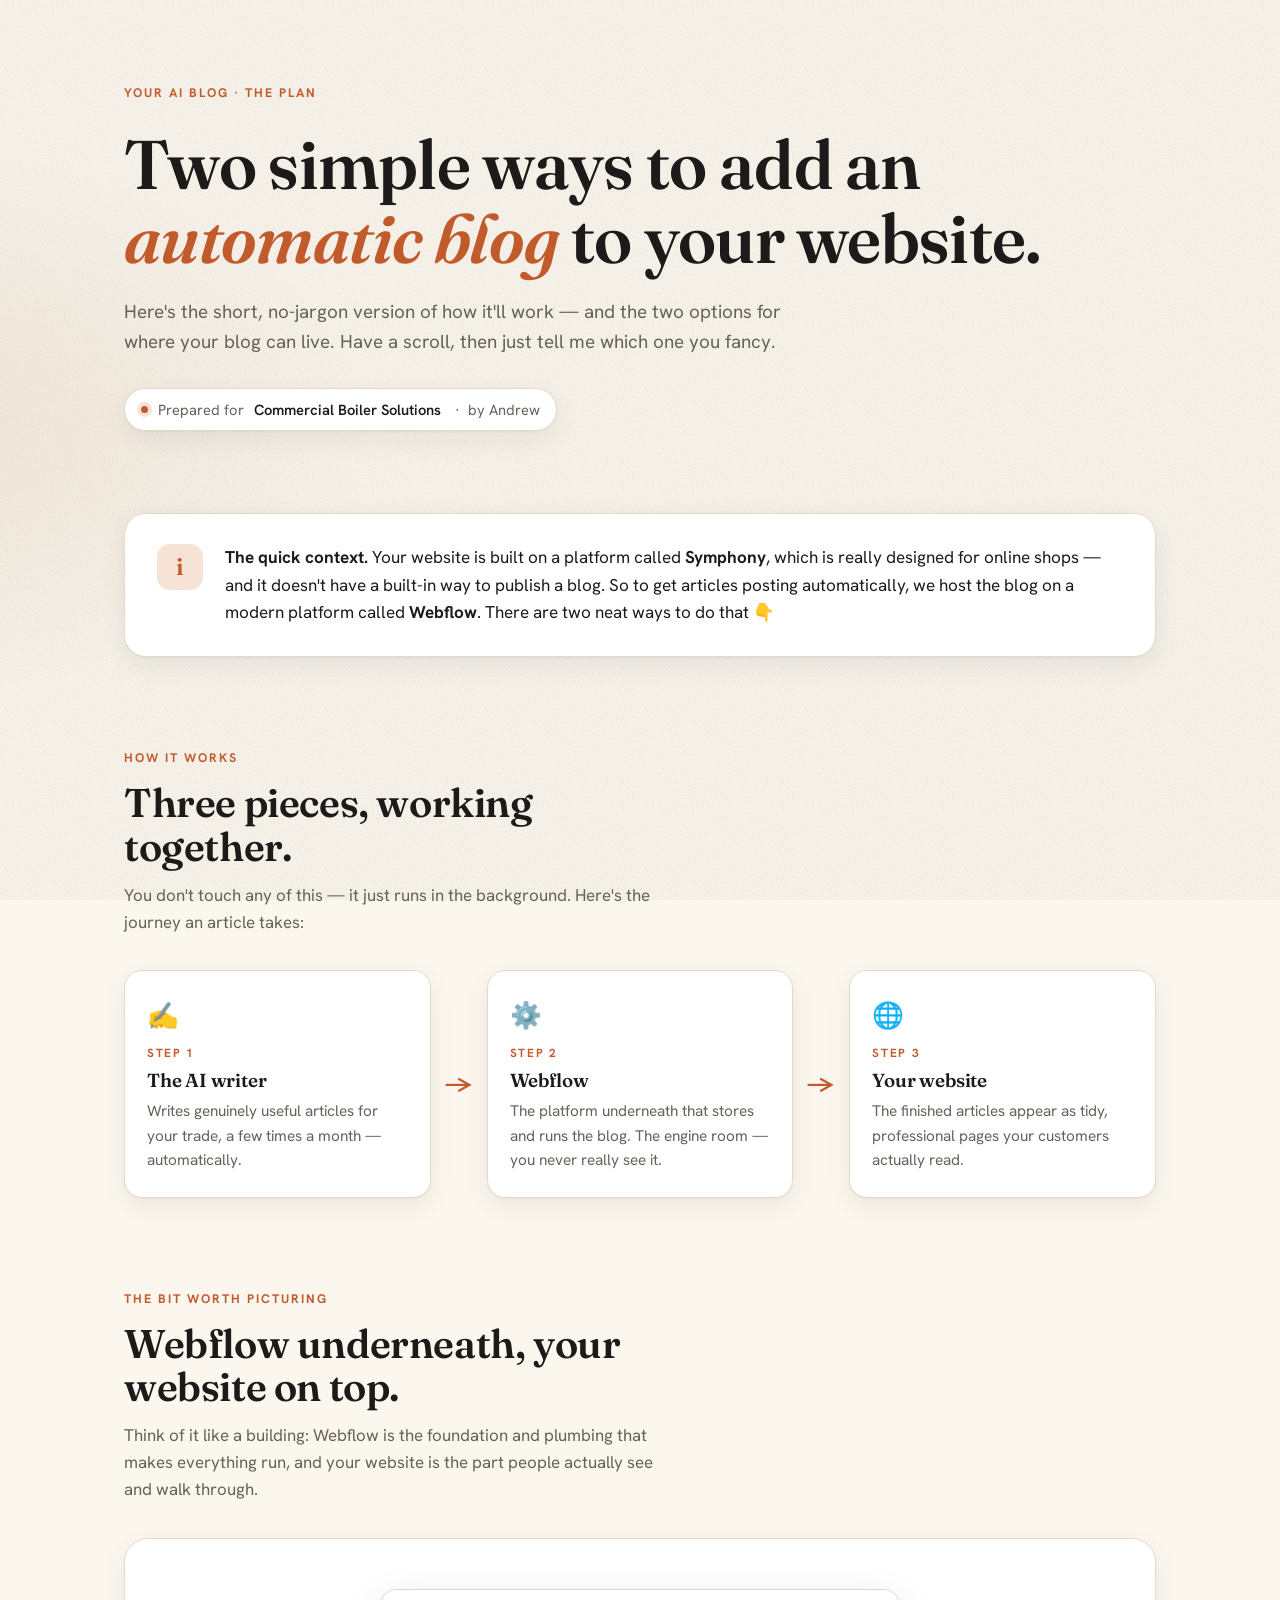
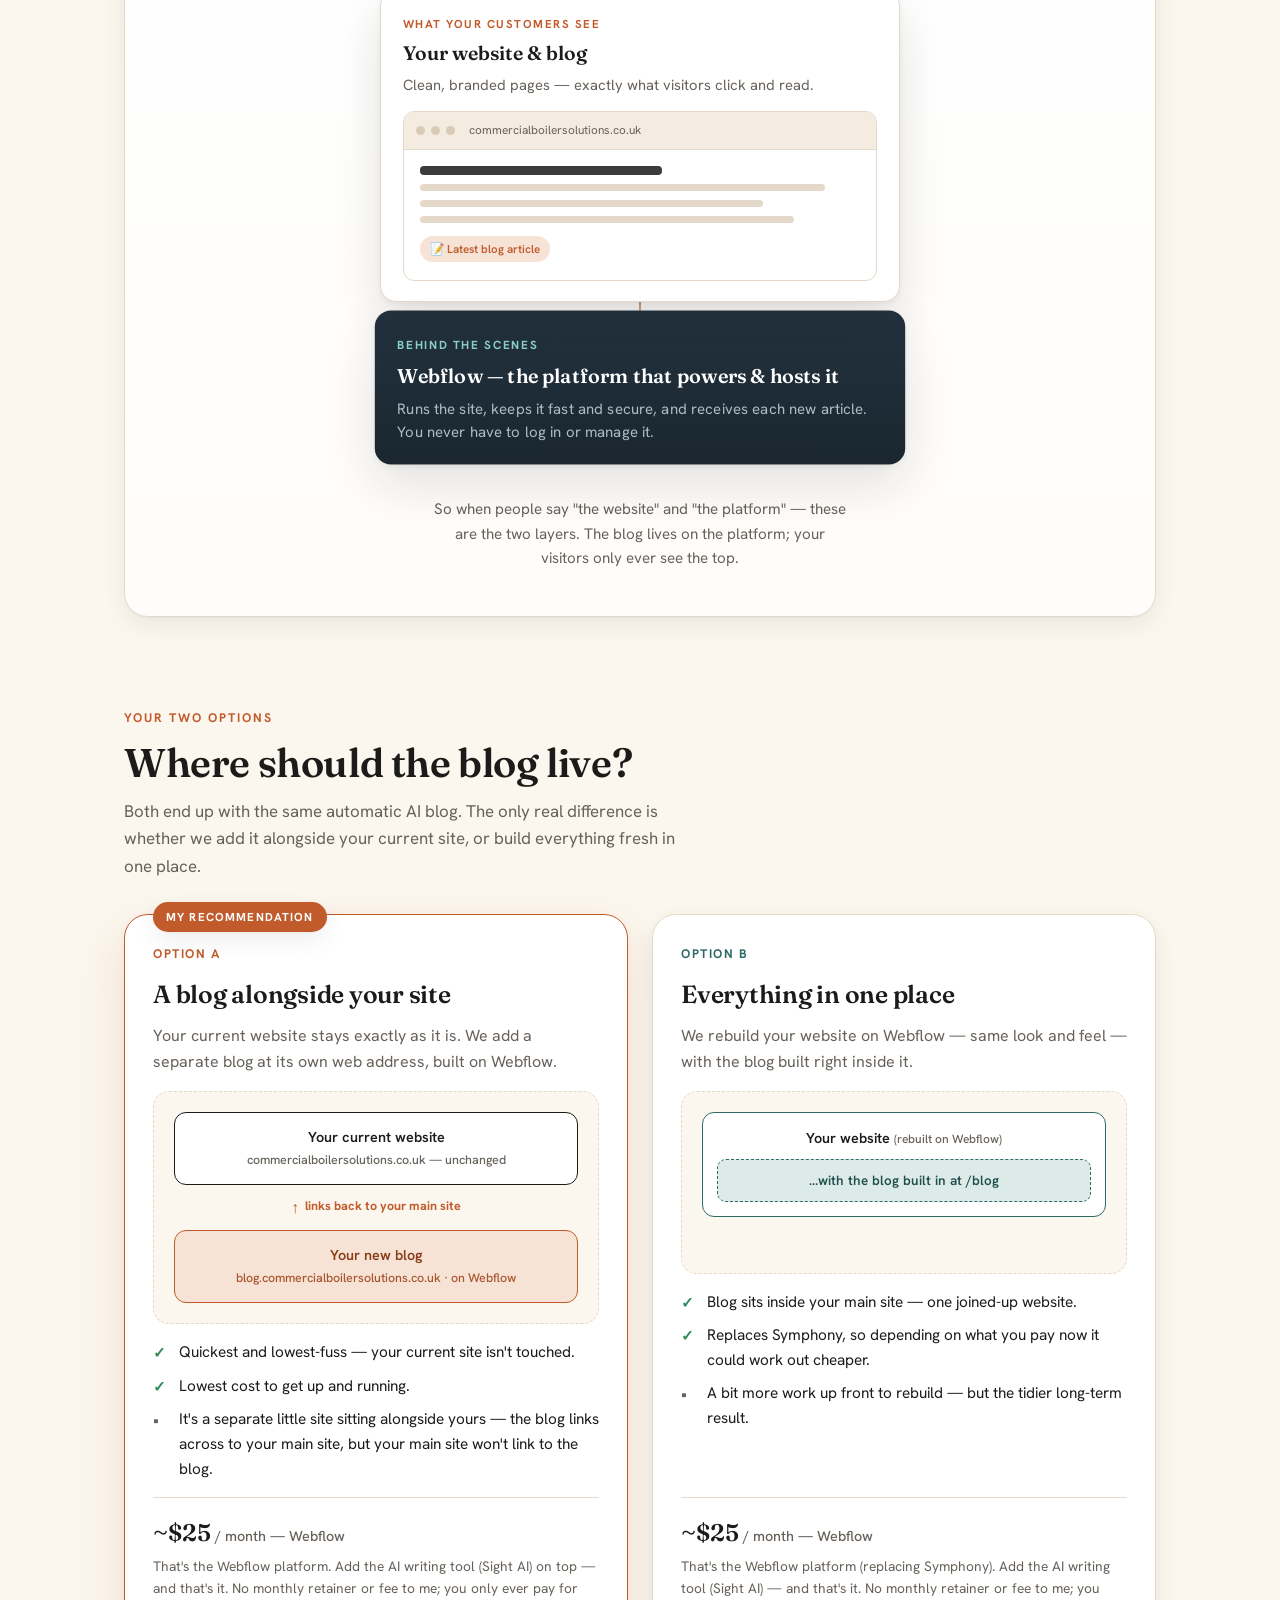
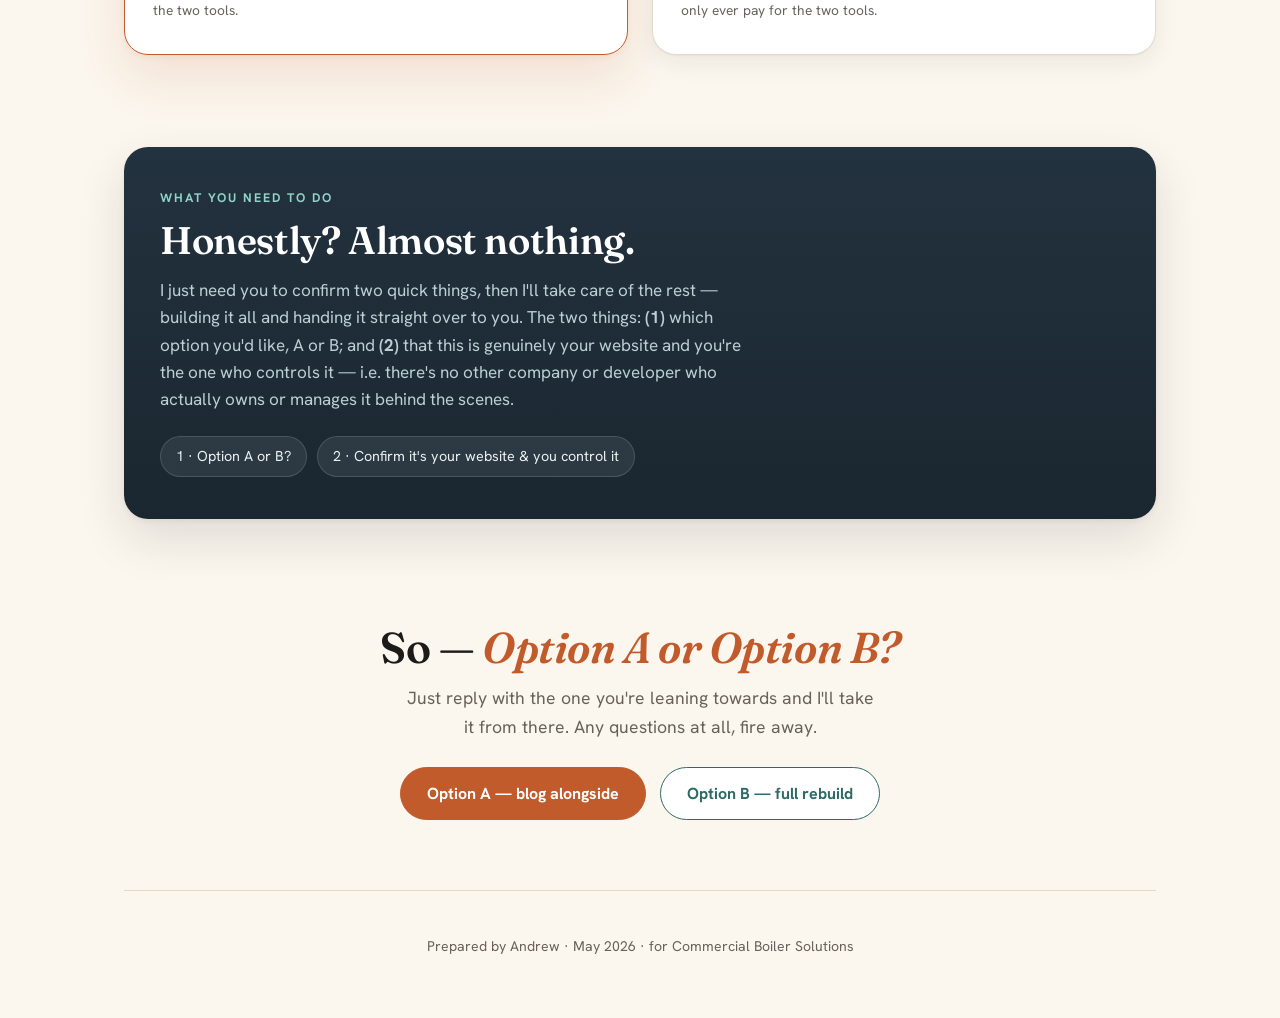
<file: index.html>
<!DOCTYPE html>
<html lang="en">
<head>
<meta charset="UTF-8">
<meta name="viewport" content="width=device-width, initial-scale=1.0">
<meta name="robots" content="noindex, nofollow">
<title>Your AI Blog — Two Simple Options</title>
<link rel="preconnect" href="https://fonts.googleapis.com">
<link rel="preconnect" href="https://fonts.gstatic.com" crossorigin>
<link href="https://fonts.googleapis.com/css2?family=Fraunces:ital,opsz,wght@0,9..144,400..700;1,9..144,400&family=Hanken+Grotesk:wght@400;500;600;700&display=swap" rel="stylesheet">
<style>
  :root{
    --paper:#FBF6EE;
    --paper-2:#F4ECE0;
    --ink:#1C1B1A;
    --muted:#67615A;
    --line:#E4D9C8;
    --card:#FFFFFF;
    --accent:#C25B2C;      /* warm copper — recommended / heat nod */
    --accent-soft:#F6E3D6;
    --slate:#2E6A66;       /* cool counterpoint for option B */
    --slate-soft:#DDEBE8;
    --shadow:0 1px 2px rgba(28,27,26,.04),0 8px 24px rgba(28,27,26,.07);
    --shadow-lg:0 2px 6px rgba(28,27,26,.05),0 20px 50px rgba(28,27,26,.12);
  }
  *{box-sizing:border-box;margin:0;padding:0}
  html{scroll-behavior:smooth}
  body{
    font-family:"Hanken Grotesk",sans-serif;
    color:var(--ink);
    background:
      radial-gradient(1200px 600px at 80% -10%, #FFF7EC 0%, rgba(255,247,236,0) 60%),
      radial-gradient(900px 500px at -10% 10%, #F3E9DA 0%, rgba(243,233,218,0) 55%),
      var(--paper);
    line-height:1.6;
    -webkit-font-smoothing:antialiased;
    overflow-x:hidden;
  }
  body::before{
    content:"";position:fixed;inset:0;pointer-events:none;z-index:0;opacity:.4;
    background-image:url("data:image/svg+xml,%3Csvg xmlns='http://www.w3.org/2000/svg' width='160' height='160'%3E%3Cfilter id='n'%3E%3CfeTurbulence type='fractalNoise' baseFrequency='.9' numOctaves='2'/%3E%3C/filter%3E%3Crect width='100%25' height='100%25' filter='url(%23n)' opacity='.5'/%3E%3C/svg%3E");
    mix-blend-mode:multiply;
  }
  .wrap{max-width:1080px;margin:0 auto;padding:0 24px;position:relative;z-index:1}

  /* ---------- type ---------- */
  h1,h2,h3{font-family:"Fraunces",serif;font-weight:600;line-height:1.08;letter-spacing:-.01em}
  .eyebrow{font-size:.78rem;font-weight:700;letter-spacing:.16em;text-transform:uppercase;color:var(--accent)}
  .lead{font-size:1.18rem;color:var(--muted);max-width:62ch}

  /* ---------- hero ---------- */
  header.hero{padding:84px 0 36px}
  header.hero h1{font-size:clamp(2.5rem,6vw,4.3rem);margin:.35em 0 .3em}
  header.hero h1 em{font-style:italic;color:var(--accent)}
  .prepared{margin-top:30px;display:inline-flex;align-items:center;gap:10px;font-size:.92rem;color:var(--muted);
    background:var(--card);border:1px solid var(--line);padding:9px 16px;border-radius:999px;box-shadow:var(--shadow)}
  .prepared b{color:var(--ink);font-weight:600}
  .dot{width:7px;height:7px;border-radius:50%;background:var(--accent);box-shadow:0 0 0 4px var(--accent-soft)}

  /* ---------- sections ---------- */
  section{padding:46px 0;position:relative}
  .sec-head{max-width:62ch;margin-bottom:34px}
  .sec-head h2{font-size:clamp(1.7rem,3.6vw,2.5rem);margin:.3em 0 .35em}
  .sec-head p{color:var(--muted);font-size:1.06rem}

  .context{background:var(--card);border:1px solid var(--line);border-radius:22px;padding:30px 32px;box-shadow:var(--shadow);
    display:flex;gap:22px;align-items:flex-start}
  .context .mark{flex:none;width:46px;height:46px;border-radius:13px;background:var(--accent-soft);display:grid;place-items:center;
    font-family:"Fraunces",serif;font-size:1.5rem;color:var(--accent);font-weight:600}
  .context p{font-size:1.07rem}
  .context b{color:var(--ink)}

  /* ---------- pipeline ---------- */
  .pipeline{display:grid;grid-template-columns:1fr auto 1fr auto 1fr;gap:14px;align-items:stretch;margin-top:6px}
  .step{background:var(--card);border:1px solid var(--line);border-radius:18px;padding:24px 22px;box-shadow:var(--shadow);
    display:flex;flex-direction:column;gap:8px}
  .step .ic{font-size:1.6rem}
  .step .num{font-size:.74rem;font-weight:700;letter-spacing:.14em;text-transform:uppercase;color:var(--accent)}
  .step h3{font-size:1.18rem}
  .step p{font-size:.96rem;color:var(--muted)}
  .arrow{display:grid;place-items:center;color:var(--accent);font-size:1.5rem;font-weight:700}
  @media(max-width:760px){
    .pipeline{grid-template-columns:1fr}
    .arrow{transform:rotate(90deg);padding:2px 0}
  }

  /* ---------- layered stack visual ---------- */
  .stack-wrap{margin-top:14px;background:linear-gradient(180deg,#fff, #FFFDFA);border:1px solid var(--line);border-radius:24px;
    padding:40px 28px 46px;box-shadow:var(--shadow);text-align:center;overflow:hidden}
  .stack{position:relative;max-width:520px;margin:0 auto;perspective:1400px}
  .slab{position:relative;border-radius:16px;padding:20px 22px;text-align:left;border:1px solid var(--line)}
  .slab .tag{font-size:.72rem;font-weight:700;letter-spacing:.13em;text-transform:uppercase}
  .slab h4{font-family:"Fraunces",serif;font-size:1.22rem;font-weight:600;margin:3px 0 4px}
  .slab small{color:var(--muted);font-size:.92rem;display:block}

  .slab.top{background:var(--card);box-shadow:var(--shadow-lg);z-index:3;transform:translateY(10px)}
  .slab.top .tag{color:var(--accent)}
  .browser{margin-top:14px;border:1px solid var(--line);border-radius:11px;overflow:hidden;background:#fff}
  .browser .bar{display:flex;gap:6px;align-items:center;padding:9px 12px;background:var(--paper-2);border-bottom:1px solid var(--line)}
  .browser .bar i{width:9px;height:9px;border-radius:50%;background:#D9CBB6;display:block}
  .browser .bar span{margin-left:8px;font-size:.74rem;color:var(--muted);font-family:"Hanken Grotesk"}
  .browser .body{padding:16px 16px 18px}
  .browser .body .h{height:9px;width:55%;background:var(--ink);border-radius:4px;opacity:.85}
  .browser .body .l{height:7px;background:var(--line);border-radius:4px;margin-top:9px}
  .browser .body .l.w1{width:92%}.browser .body .l.w2{width:78%}.browser .body .l.w3{width:85%}
  .browser .body .chip{display:inline-block;margin-top:13px;font-size:.72rem;font-weight:600;color:var(--accent);
    background:var(--accent-soft);padding:4px 10px;border-radius:999px}

  .connector{height:26px;width:2px;margin:0 auto;background:linear-gradient(var(--accent),var(--line))}
  .slab.bottom{background:linear-gradient(180deg,#23323F,#1A2730);color:#EAF1F4;border:none;box-shadow:var(--shadow-lg);
    margin-top:-2px;transform:translateY(-4px) scale(1.02)}
  .slab.bottom .tag{color:#8FD3CB}
  .slab.bottom h4{color:#fff}
  .slab.bottom small{color:#A9BFC4}
  .stack-note{margin-top:30px;font-size:.95rem;color:var(--muted);max-width:46ch;margin-left:auto;margin-right:auto}

  /* ---------- options ---------- */
  .options{display:grid;grid-template-columns:1fr 1fr;gap:24px;align-items:start}
  @media(max-width:840px){.options{grid-template-columns:1fr}}
  .opt{background:var(--card);border:1px solid var(--line);border-radius:24px;padding:30px 28px 32px;box-shadow:var(--shadow);
    position:relative;display:flex;flex-direction:column;gap:16px;height:100%}
  .opt.rec{border-color:var(--accent);box-shadow:0 2px 6px rgba(194,91,44,.08),0 22px 50px rgba(194,91,44,.14)}
  .badge{position:absolute;top:-13px;left:28px;background:var(--accent);color:#fff;font-size:.72rem;font-weight:700;
    letter-spacing:.1em;text-transform:uppercase;padding:6px 13px;border-radius:999px;box-shadow:var(--shadow)}
  .opt .kicker{font-size:.78rem;font-weight:700;letter-spacing:.13em;text-transform:uppercase}
  .opt.rec .kicker{color:var(--accent)} .opt.alt .kicker{color:var(--slate)}
  .opt h3{font-size:1.55rem}
  .opt .desc{color:var(--muted);font-size:1rem}

  /* mini diagrams */
  .diagram{background:var(--paper);border:1px dashed var(--line);border-radius:16px;padding:20px;display:flex;flex-direction:column;gap:10px;align-items:center}
  .box{width:100%;border-radius:12px;padding:13px 15px;font-size:.9rem;font-weight:600;border:1.5px solid var(--line);background:#fff;text-align:center}
  .box small{display:block;font-weight:500;color:var(--muted);font-size:.78rem;margin-top:2px}
  .box.main{border-color:var(--ink)}
  .box.blog-a{border-color:var(--accent);background:var(--accent-soft);color:#8a3c18}
  .box.blog-a small{color:#a8552e}
  .oneway{font-size:.78rem;color:var(--accent);font-weight:700;display:flex;align-items:center;gap:6px}
  .oneway::before{content:"↑";font-size:1rem}
  .nested{width:100%;border:1.5px solid var(--slate);border-radius:12px;padding:14px;background:#fff}
  .nested .lab{font-weight:600;font-size:.9rem;margin-bottom:9px;text-align:center}
  .nested .inner{border-radius:9px;padding:10px;background:var(--slate-soft);border:1.5px dashed var(--slate);
    font-size:.84rem;font-weight:600;color:#1f4f4b;text-align:center}

  ul.pts{list-style:none;display:flex;flex-direction:column;gap:9px}
  ul.pts li{position:relative;padding-left:26px;font-size:.96rem}
  ul.pts li .mk{position:absolute;left:0;top:1px;font-weight:700}
  li.good .mk{color:#2E8B57} li.note .mk{color:var(--muted)}
  .price{margin-top:auto;border-top:1px solid var(--line);padding-top:16px}
  .price .amt{font-family:"Fraunces",serif;font-size:1.5rem;font-weight:600}
  .price .amt span{font-size:.9rem;color:var(--muted);font-family:"Hanken Grotesk";font-weight:500}
  .price small{display:block;color:var(--muted);font-size:.86rem;margin-top:3px}

  /* ---------- handover + cta ---------- */
  .handover{background:linear-gradient(180deg,#23323F,#1A2730);color:#EAF1F4;border-radius:24px;padding:42px 36px;box-shadow:var(--shadow-lg)}
  .handover .eyebrow{color:#8FD3CB}
  .handover h2{color:#fff;font-size:clamp(1.7rem,3.4vw,2.4rem);margin:.3em 0 .4em}
  .handover p{color:#BCD0D4;font-size:1.07rem;max-width:60ch}
  .handover .steps{display:flex;flex-wrap:wrap;gap:10px;margin-top:22px}
  .handover .steps span{background:rgba(255,255,255,.08);border:1px solid rgba(255,255,255,.14);border-radius:999px;
    padding:8px 15px;font-size:.9rem;color:#EAF1F4}

  .cta{text-align:center;padding:60px 0 30px}
  .cta h2{font-size:clamp(1.8rem,4vw,2.7rem);margin-bottom:.3em}
  .cta h2 em{font-style:italic;color:var(--accent)}
  .cta p{color:var(--muted);font-size:1.1rem;max-width:48ch;margin:0 auto 26px}
  .pills{display:inline-flex;gap:14px;flex-wrap:wrap;justify-content:center}
  .pill{padding:13px 26px;border-radius:999px;font-weight:700;font-size:1rem;border:1.5px solid}
  .pill.a{background:var(--accent);color:#fff;border-color:var(--accent)}
  .pill.b{background:#fff;color:var(--slate);border-color:var(--slate)}

  footer{text-align:center;padding:44px 0 60px;color:var(--muted);font-size:.88rem;border-top:1px solid var(--line);margin-top:40px}

  /* reveal */
  .reveal{opacity:0;transform:translateY(22px);transition:opacity .7s cubic-bezier(.2,.7,.2,1),transform .7s cubic-bezier(.2,.7,.2,1)}
  .reveal.in{opacity:1;transform:none}
  @media(prefers-reduced-motion:reduce){.reveal{opacity:1;transform:none;transition:none}}
</style>
</head>
<body>

<div class="wrap">

  <header class="hero reveal">
    <div class="eyebrow">Your AI blog · the plan</div>
    <h1>Two simple ways to add an <em>automatic blog</em> to your website.</h1>
    <p class="lead">Here's the short, no-jargon version of how it'll work — and the two options for where your blog can live. Have a scroll, then just tell me which one you fancy.</p>
    <div class="prepared"><span class="dot"></span>Prepared for <b>Commercial Boiler Solutions</b> &nbsp;·&nbsp; by Andrew</div>
  </header>

  <section class="reveal">
    <div class="context">
      <div class="mark">i</div>
      <p><b>The quick context.</b> Your website is built on a platform called <b>Symphony</b>, which is really designed for online shops — and it doesn't have a built-in way to publish a blog. So to get articles posting automatically, we host the blog on a modern platform called <b>Webflow</b>. There are two neat ways to do that 👇</p>
    </div>
  </section>

  <section class="reveal">
    <div class="sec-head">
      <div class="eyebrow">How it works</div>
      <h2>Three pieces, working together.</h2>
      <p>You don't touch any of this — it just runs in the background. Here's the journey an article takes:</p>
    </div>
    <div class="pipeline">
      <div class="step">
        <span class="ic">✍️</span>
        <span class="num">Step 1</span>
        <h3>The AI writer</h3>
        <p>Writes genuinely useful articles for your trade, a few times a month — automatically.</p>
      </div>
      <div class="arrow">→</div>
      <div class="step">
        <span class="ic">⚙️</span>
        <span class="num">Step 2</span>
        <h3>Webflow</h3>
        <p>The platform underneath that stores and runs the blog. The engine room — you never really see it.</p>
      </div>
      <div class="arrow">→</div>
      <div class="step">
        <span class="ic">🌐</span>
        <span class="num">Step 3</span>
        <h3>Your website</h3>
        <p>The finished articles appear as tidy, professional pages your customers actually read.</p>
      </div>
    </div>
  </section>

  <section class="reveal">
    <div class="sec-head">
      <div class="eyebrow">The bit worth picturing</div>
      <h2>Webflow underneath, your website on top.</h2>
      <p>Think of it like a building: Webflow is the foundation and plumbing that makes everything run, and your website is the part people actually see and walk through.</p>
    </div>
    <div class="stack-wrap">
      <div class="stack">
        <div class="slab top">
          <span class="tag">What your customers see</span>
          <h4>Your website &amp; blog</h4>
          <small>Clean, branded pages — exactly what visitors click and read.</small>
          <div class="browser">
            <div class="bar"><i></i><i></i><i></i><span>commercialboilersolutions.co.uk</span></div>
            <div class="body">
              <div class="h"></div>
              <div class="l w1"></div><div class="l w2"></div><div class="l w3"></div>
              <span class="chip">📝 Latest blog article</span>
            </div>
          </div>
        </div>
        <div class="connector"></div>
        <div class="slab bottom">
          <span class="tag">Behind the scenes</span>
          <h4>Webflow — the platform that powers &amp; hosts it</h4>
          <small>Runs the site, keeps it fast and secure, and receives each new article. You never have to log in or manage it.</small>
        </div>
      </div>
      <p class="stack-note">So when people say "the website" and "the platform" — these are the two layers. The blog lives on the platform; your visitors only ever see the top.</p>
    </div>
  </section>

  <section class="reveal">
    <div class="sec-head">
      <div class="eyebrow">Your two options</div>
      <h2>Where should the blog live?</h2>
      <p>Both end up with the same automatic AI blog. The only real difference is whether we add it alongside your current site, or build everything fresh in one place.</p>
    </div>
    <div class="options">

      <!-- Option A -->
      <div class="opt rec">
        <span class="badge">My recommendation</span>
        <div class="kicker">Option A</div>
        <h3>A blog alongside your site</h3>
        <p class="desc">Your current website stays exactly as it is. We add a separate blog at its own web address, built on Webflow.</p>
        <div class="diagram">
          <div class="box main">Your current website<small>commercialboilersolutions.co.uk — unchanged</small></div>
          <div class="oneway">links back to your main site</div>
          <div class="box blog-a">Your new blog<small>blog.commercialboilersolutions.co.uk · on Webflow</small></div>
        </div>
        <ul class="pts">
          <li class="good"><span class="mk">✓</span> Quickest and lowest-fuss — your current site isn't touched.</li>
          <li class="good"><span class="mk">✓</span> Lowest cost to get up and running.</li>
          <li class="note"><span class="mk">•</span> It's a separate little site sitting alongside yours — the blog links across to your main site, but your main site won't link to the blog.</li>
        </ul>
        <div class="price">
          <div class="amt">~$25<span> / month — Webflow</span></div>
          <small>That's the Webflow platform. Add the AI writing tool (Sight AI) on top — and that's it. No monthly retainer or fee to me; you only ever pay for the two tools.</small>
        </div>
      </div>

      <!-- Option B -->
      <div class="opt alt">
        <div class="kicker">Option B</div>
        <h3>Everything in one place</h3>
        <p class="desc">We rebuild your website on Webflow — same look and feel — with the blog built right inside it.</p>
        <div class="diagram">
          <div class="nested">
            <div class="lab">Your website <small style="font-weight:500;color:var(--muted)">(rebuilt on Webflow)</small></div>
            <div class="inner">…with the blog built in at /blog</div>
          </div>
          <div class="oneway" style="visibility:hidden">spacer</div>
        </div>
        <ul class="pts">
          <li class="good"><span class="mk">✓</span> Blog sits inside your main site — one joined-up website.</li>
          <li class="good"><span class="mk">✓</span> Replaces Symphony, so depending on what you pay now it could work out cheaper.</li>
          <li class="note"><span class="mk">•</span> A bit more work up front to rebuild — but the tidier long-term result.</li>
        </ul>
        <div class="price">
          <div class="amt">~$25<span> / month — Webflow</span></div>
          <small>That's the Webflow platform (replacing Symphony). Add the AI writing tool (Sight AI) — and that's it. No monthly retainer or fee to me; you only ever pay for the two tools.</small>
        </div>
      </div>

    </div>
  </section>

  <section class="reveal">
    <div class="handover">
      <div class="eyebrow">What you need to do</div>
      <h2>Honestly? Almost nothing.</h2>
      <p>I just need you to confirm two quick things, then I'll take care of the rest — building it all and handing it straight over to you. The two things: <b>(1)</b> which option you'd like, A or B; and <b>(2)</b> that this is genuinely your website and you're the one who controls it — i.e. there's no other company or developer who actually owns or manages it behind the scenes.</p>
      <div class="steps">
        <span>1 · Option A or B?</span>
        <span>2 · Confirm it's your website &amp; you control it</span>
      </div>
    </div>
  </section>

  <div class="cta reveal">
    <h2>So — <em>Option A or Option B?</em></h2>
    <p>Just reply with the one you're leaning towards and I'll take it from there. Any questions at all, fire away.</p>
    <div class="pills">
      <span class="pill a">Option A — blog alongside</span>
      <span class="pill b">Option B — full rebuild</span>
    </div>
  </div>

  <footer>Prepared by Andrew · May 2026 · for Commercial Boiler Solutions</footer>

</div>

<script>
  const io=new IntersectionObserver((es)=>{es.forEach(e=>{if(e.isIntersecting){e.target.classList.add('in');io.unobserve(e.target)}})},{threshold:.12});
  document.querySelectorAll('.reveal').forEach((el,i)=>{el.style.transitionDelay=(Math.min(i,3)*0.06)+'s';io.observe(el)});
</script>
</body>
</html>
</file>
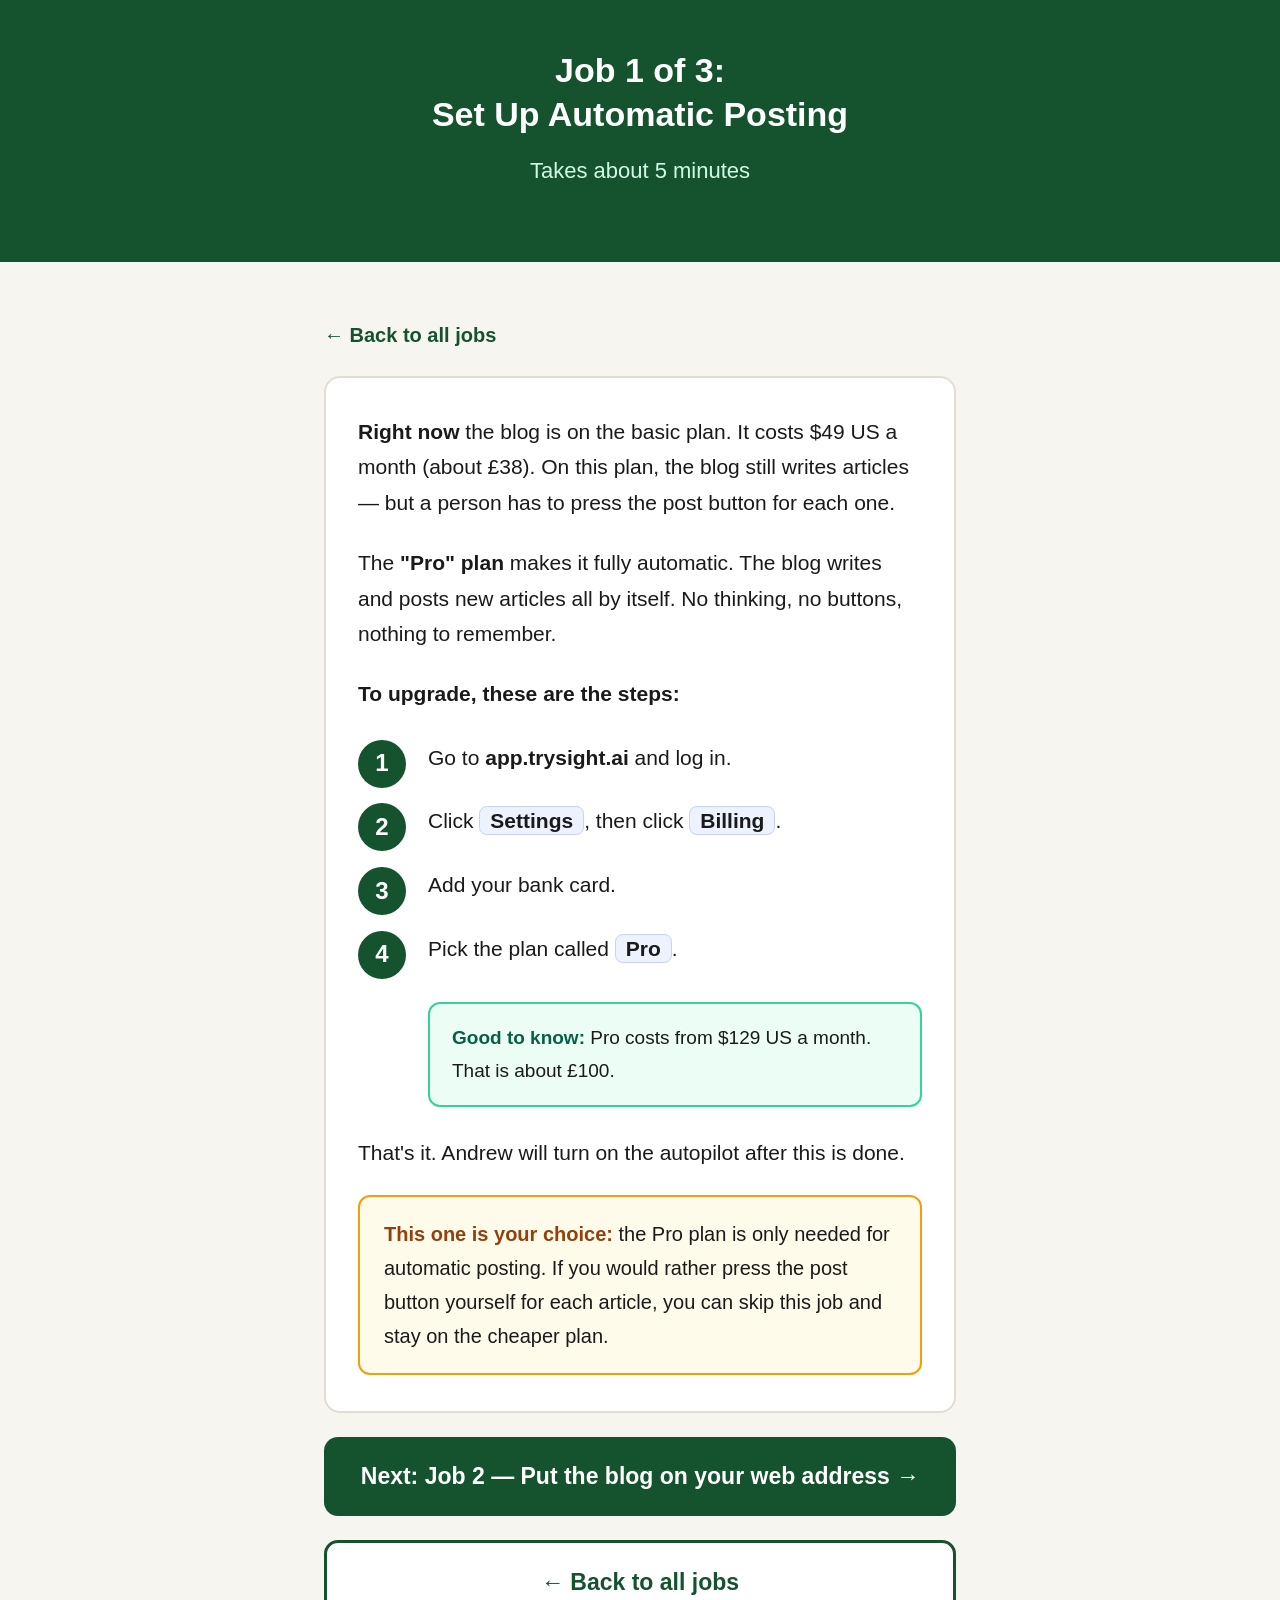
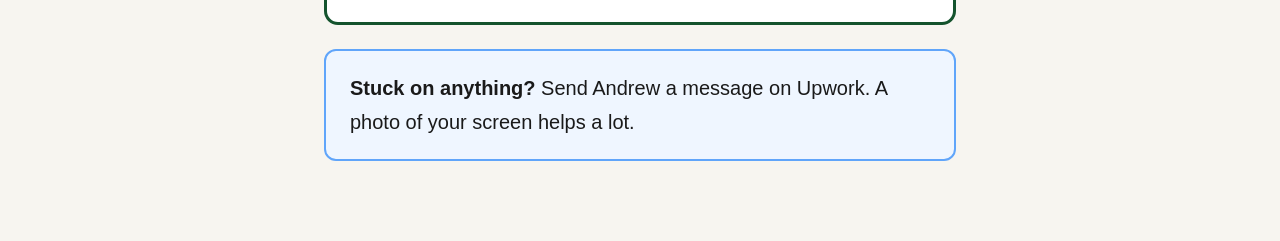
<file: job1.html>
<!DOCTYPE html>
<html lang="en">
<head>
<meta charset="UTF-8">
<meta name="viewport" content="width=device-width, initial-scale=1.0">
<meta name="robots" content="noindex">
<title>Job 1 — Set Up Automatic Posting</title>
<link rel="stylesheet" href="guide.css">
</head>
<body>

<header>
  <h1>Job 1 of 3:<br>Set Up Automatic Posting</h1>
  <p>Takes about 5 minutes</p>
</header>

<div class="wrap">

  <a class="back-link" href="setup-guide.html" style="margin-top:24px; display:inline-block;">← Back to all jobs</a>

  <div class="card" style="margin-top:16px;">
    <p><strong>Right now</strong> the blog is on the basic plan. It costs $49 US a month (about £38). On this plan, the blog still writes articles — but a person has to press the post button for each one.</p>
    <p>The <strong>"Pro" plan</strong> makes it fully automatic. The blog writes and posts new articles all by itself. No thinking, no buttons, nothing to remember.</p>

    <p style="margin-bottom:0;"><strong>To upgrade, these are the steps:</strong></p>
    <ol class="steps">
      <li>Go to <strong>app.trysight.ai</strong> and log in.</li>
      <li>Click <b class="btn-name">Settings</b>, then click <b class="btn-name">Billing</b>.</li>
      <li>Add your bank card.</li>
      <li>Pick the plan called <b class="btn-name">Pro</b>.</li>
    </ol>
    <div class="see"><strong>Good to know:</strong> Pro costs from $129 US a month. That is about £100.</div>
    <p>That's it. Andrew will turn on the autopilot after this is done.</p>
    <div class="warn" style="margin-bottom:0;">
      <strong>This one is your choice:</strong> the Pro plan is only needed for automatic posting. If you would rather press the post button yourself for each article, you can skip this job and stay on the cheaper plan.
    </div>
  </div>

  <a class="big-btn" href="job2.html">Next: Job 2 — Put the blog on your web address →</a>
  <a class="big-btn secondary" href="setup-guide.html">← Back to all jobs</a>

  <div class="help">
    <strong>Stuck on anything?</strong> Send Andrew a message on Upwork. A photo of your screen helps a lot.
  </div>

</div>
</body>
</html>
</file>
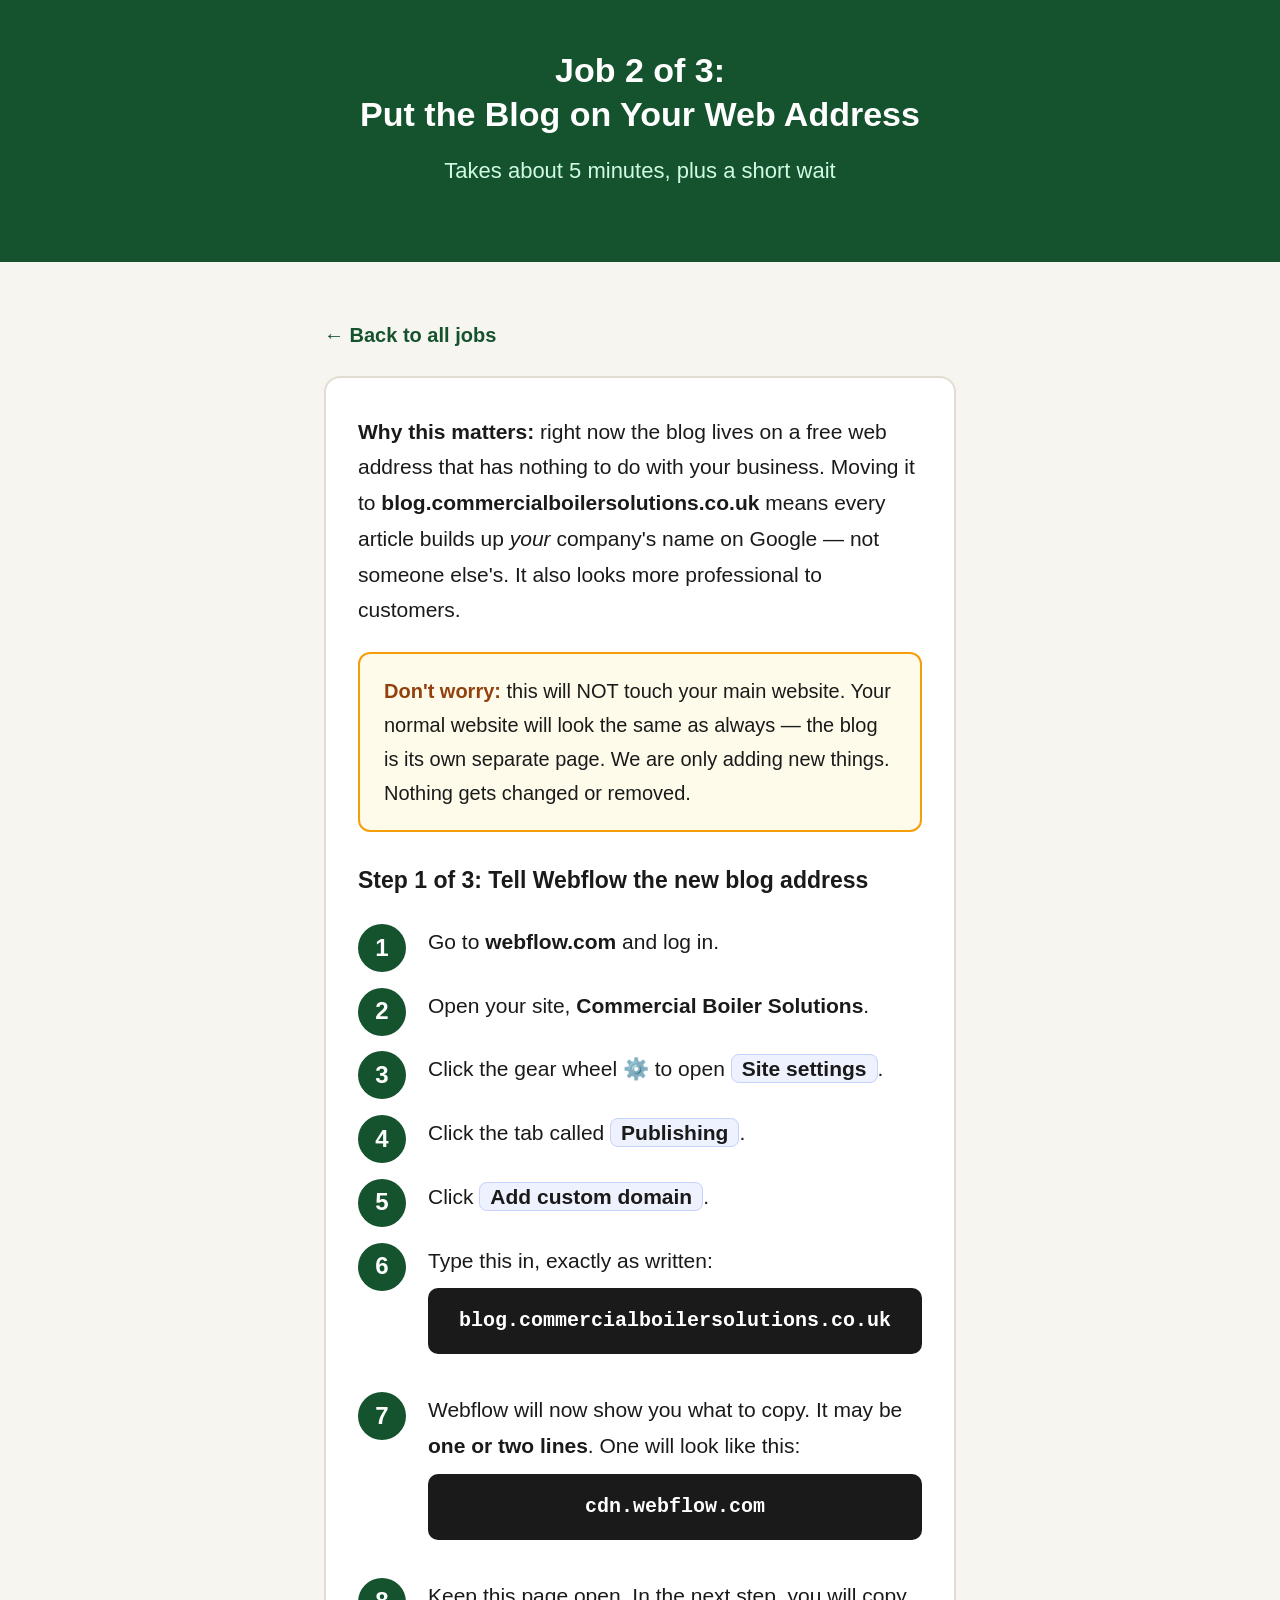
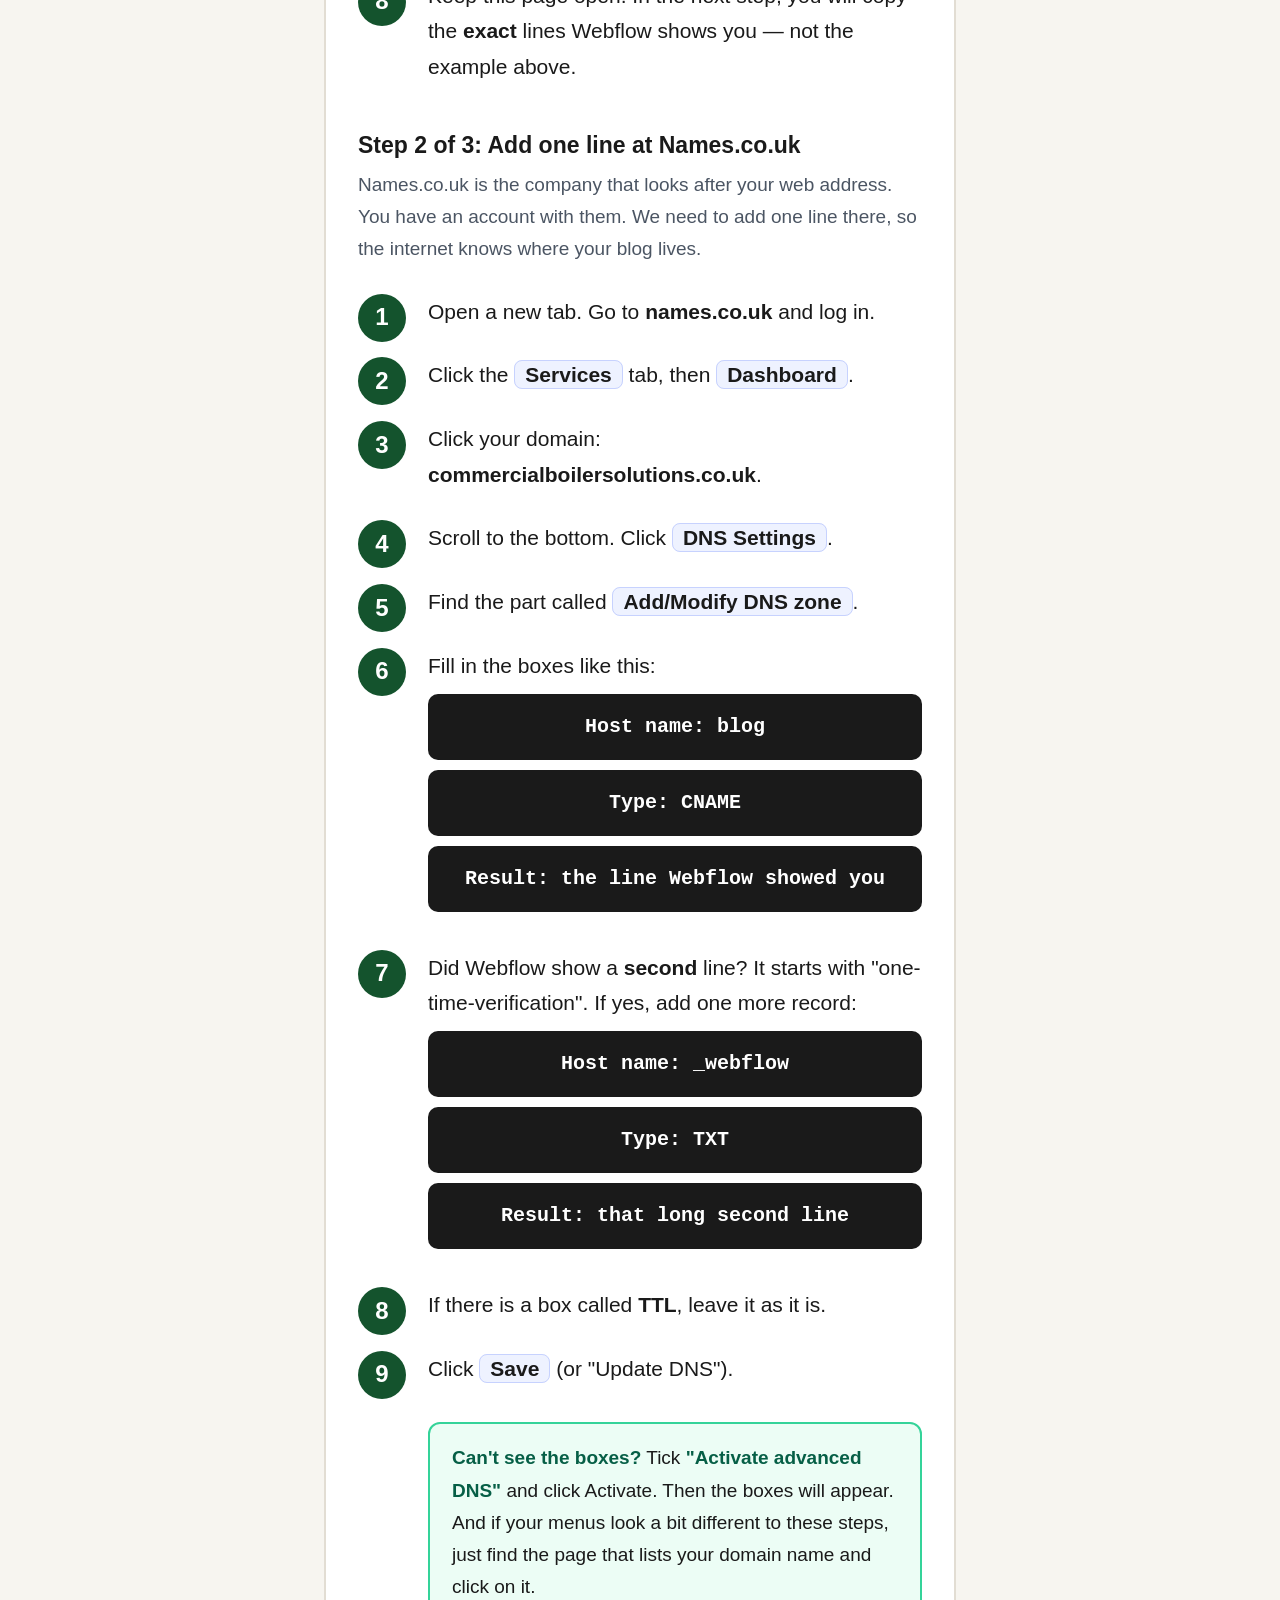
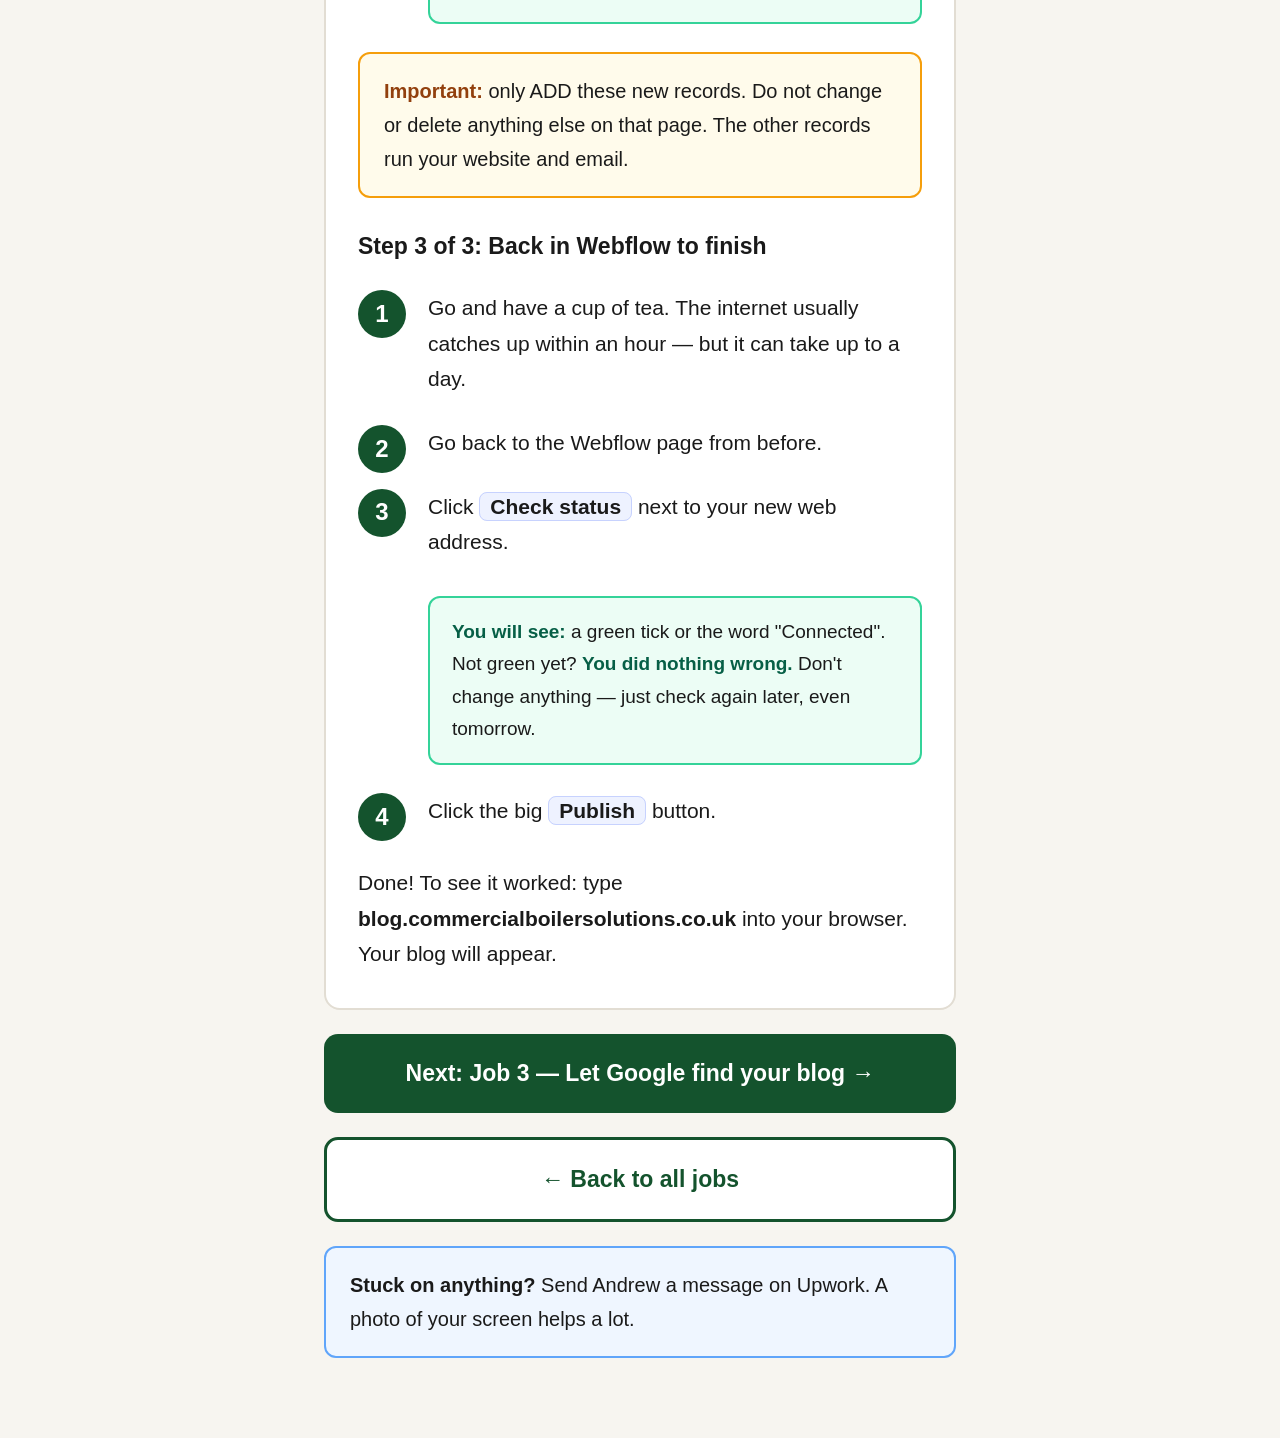
<file: job2.html>
<!DOCTYPE html>
<html lang="en">
<head>
<meta charset="UTF-8">
<meta name="viewport" content="width=device-width, initial-scale=1.0">
<meta name="robots" content="noindex">
<title>Job 2 — Put the Blog on Your Web Address</title>
<link rel="stylesheet" href="guide.css">
</head>
<body>

<header>
  <h1>Job 2 of 3:<br>Put the Blog on Your Web Address</h1>
  <p>Takes about 5 minutes, plus a short wait</p>
</header>

<div class="wrap">

  <a class="back-link" href="setup-guide.html" style="margin-top:24px; display:inline-block;">← Back to all jobs</a>

  <div class="card" style="margin-top:16px;">
    <p><strong>Why this matters:</strong> right now the blog lives on a free web address that has nothing to do with your business. Moving it to <strong>blog.commercialboilersolutions.co.uk</strong> means every article builds up <em>your</em> company's name on Google — not someone else's. It also looks more professional to customers.</p>

    <div class="warn">
      <strong>Don't worry:</strong> this will NOT touch your main website. Your normal website will look the same as always — the blog is its own separate page. We are only adding new things. Nothing gets changed or removed.
    </div>

    <h2 style="font-size:23px; margin-top:32px;">Step 1 of 3: Tell Webflow the new blog address</h2>
    <ol class="steps">
      <li>Go to <strong>webflow.com</strong> and log in.</li>
      <li>Open your site, <strong>Commercial Boiler Solutions</strong>.</li>
      <li>Click the gear wheel ⚙️ to open <b class="btn-name">Site settings</b>.</li>
      <li>Click the tab called <b class="btn-name">Publishing</b>.</li>
      <li>Click <b class="btn-name">Add custom domain</b>.</li>
      <li>Type this in, exactly as written:
        <span class="type-this">blog.commercialboilersolutions.co.uk</span>
      </li>
      <li>Webflow will now show you what to copy. It may be <strong>one or two lines</strong>. One will look like this:
        <span class="type-this">cdn.webflow.com</span>
      </li>
      <li>Keep this page open. In the next step, you will copy the <strong>exact</strong> lines Webflow shows you — not the example above.</li>
    </ol>

    <h2 style="font-size:23px; margin-top:16px;">Step 2 of 3: Add one line at Names.co.uk</h2>
    <p style="font-size:19px; color:#4b5563;">Names.co.uk is the company that looks after your web address. You have an account with them. We need to add one line there, so the internet knows where your blog lives.</p>
    <ol class="steps">
      <li>Open a new tab. Go to <strong>names.co.uk</strong> and log in.</li>
      <li>Click the <b class="btn-name">Services</b> tab, then <b class="btn-name">Dashboard</b>.</li>
      <li>Click your domain: <strong>commercialboilersolutions.co.uk</strong>.</li>
      <li>Scroll to the bottom. Click <b class="btn-name">DNS Settings</b>.</li>
      <li>Find the part called <b class="btn-name">Add/Modify DNS zone</b>.</li>
      <li>Fill in the boxes like this:
        <span class="type-this">Host name: blog</span>
        <span class="type-this">Type: CNAME</span>
        <span class="type-this">Result: the line Webflow showed you</span>
      </li>
      <li>Did Webflow show a <strong>second</strong> line? It starts with "one-time-verification". If yes, add one more record:
        <span class="type-this">Host name: _webflow</span>
        <span class="type-this">Type: TXT</span>
        <span class="type-this">Result: that long second line</span>
      </li>
      <li>If there is a box called <strong>TTL</strong>, leave it as it is.</li>
      <li>Click <b class="btn-name">Save</b> (or "Update DNS").</li>
    </ol>
    <div class="see"><strong>Can't see the boxes?</strong> Tick <strong>"Activate advanced DNS"</strong> and click Activate. Then the boxes will appear. And if your menus look a bit different to these steps, just find the page that lists your domain name and click on it.</div>

    <div class="warn">
      <strong>Important:</strong> only ADD these new records. Do not change or delete anything else on that page. The other records run your website and email.
    </div>

    <h2 style="font-size:23px; margin-top:32px;">Step 3 of 3: Back in Webflow to finish</h2>
    <ol class="steps">
      <li>Go and have a cup of tea. The internet usually catches up within an hour — but it can take up to a day.</li>
      <li>Go back to the Webflow page from before.</li>
      <li>Click <b class="btn-name">Check status</b> next to your new web address.</li>
    </ol>
    <div class="see"><strong>You will see:</strong> a green tick or the word "Connected". Not green yet? <strong>You did nothing wrong.</strong> Don't change anything — just check again later, even tomorrow.</div>
    <ol class="steps" start="4" style="counter-reset: step 3;">
      <li>Click the big <b class="btn-name">Publish</b> button.</li>
    </ol>
    <p style="margin-bottom:0;">Done! To see it worked: type <strong>blog.commercialboilersolutions.co.uk</strong> into your browser. Your blog will appear.</p>
  </div>

  <a class="big-btn" href="job3.html">Next: Job 3 — Let Google find your blog →</a>
  <a class="big-btn secondary" href="setup-guide.html">← Back to all jobs</a>

  <div class="help">
    <strong>Stuck on anything?</strong> Send Andrew a message on Upwork. A photo of your screen helps a lot.
  </div>

</div>
</body>
</html>
</file>
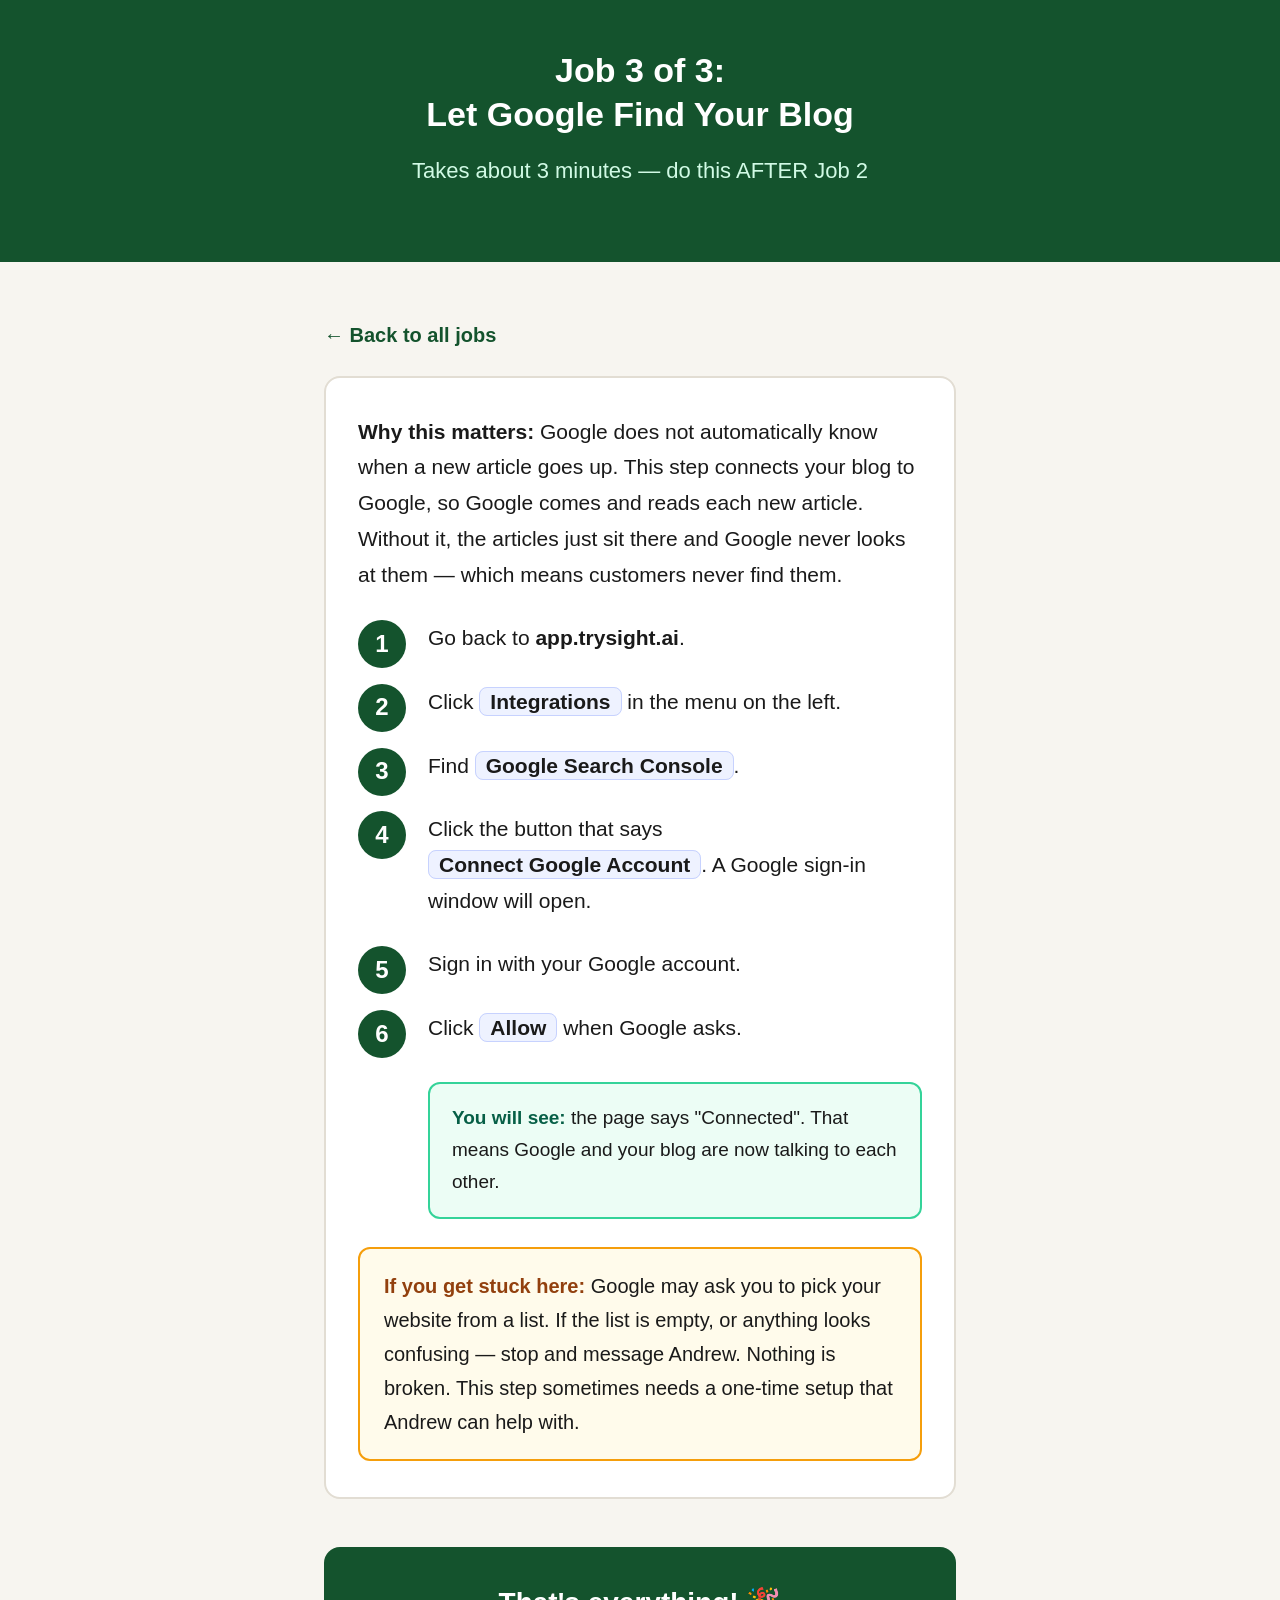
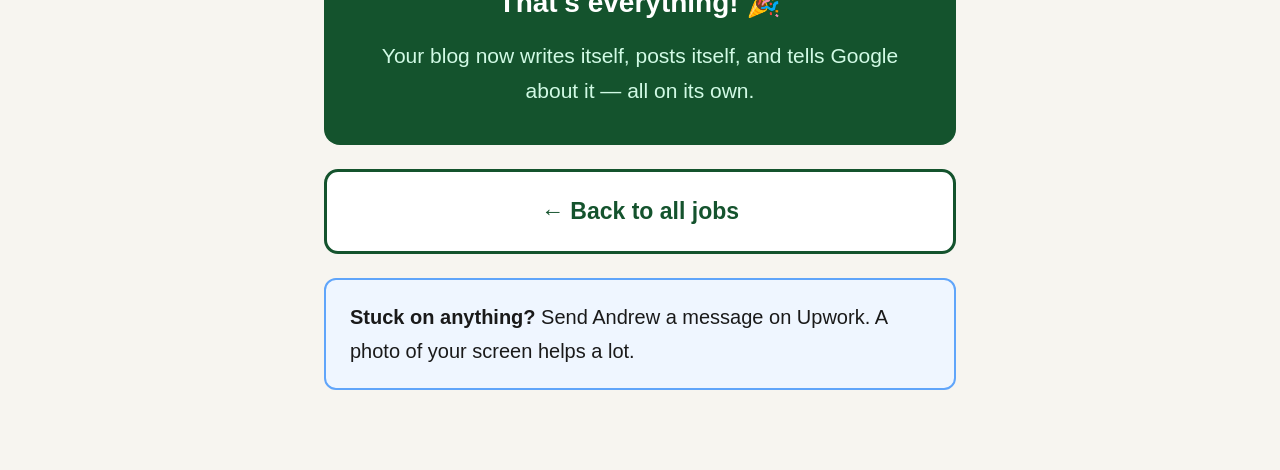
<file: job3.html>
<!DOCTYPE html>
<html lang="en">
<head>
<meta charset="UTF-8">
<meta name="viewport" content="width=device-width, initial-scale=1.0">
<meta name="robots" content="noindex">
<title>Job 3 — Let Google Find Your Blog</title>
<link rel="stylesheet" href="guide.css">
</head>
<body>

<header>
  <h1>Job 3 of 3:<br>Let Google Find Your Blog</h1>
  <p>Takes about 3 minutes — do this AFTER Job 2</p>
</header>

<div class="wrap">

  <a class="back-link" href="setup-guide.html" style="margin-top:24px; display:inline-block;">← Back to all jobs</a>

  <div class="card" style="margin-top:16px;">
    <p><strong>Why this matters:</strong> Google does not automatically know when a new article goes up. This step connects your blog to Google, so Google comes and reads each new article. Without it, the articles just sit there and Google never looks at them — which means customers never find them.</p>

    <ol class="steps">
      <li>Go back to <strong>app.trysight.ai</strong>.</li>
      <li>Click <b class="btn-name">Integrations</b> in the menu on the left.</li>
      <li>Find <b class="btn-name">Google Search Console</b>.</li>
      <li>Click the button that says <b class="btn-name">Connect Google Account</b>. A Google sign-in window will open.</li>
      <li>Sign in with your Google account.</li>
      <li>Click <b class="btn-name">Allow</b> when Google asks.</li>
    </ol>
    <div class="see"><strong>You will see:</strong> the page says "Connected". That means Google and your blog are now talking to each other.</div>
    <div class="warn" style="margin-bottom:0;">
      <strong>If you get stuck here:</strong> Google may ask you to pick your website from a list. If the list is empty, or anything looks confusing — stop and message Andrew. Nothing is broken. This step sometimes needs a one-time setup that Andrew can help with.
    </div>
  </div>

  <div class="done-banner">
    <h2>That's everything! 🎉</h2>
    <p>Your blog now writes itself, posts itself, and tells Google about it — all on its own.</p>
  </div>

  <a class="big-btn secondary" href="setup-guide.html">← Back to all jobs</a>

  <div class="help">
    <strong>Stuck on anything?</strong> Send Andrew a message on Upwork. A photo of your screen helps a lot.
  </div>

</div>
</body>
</html>
</file>
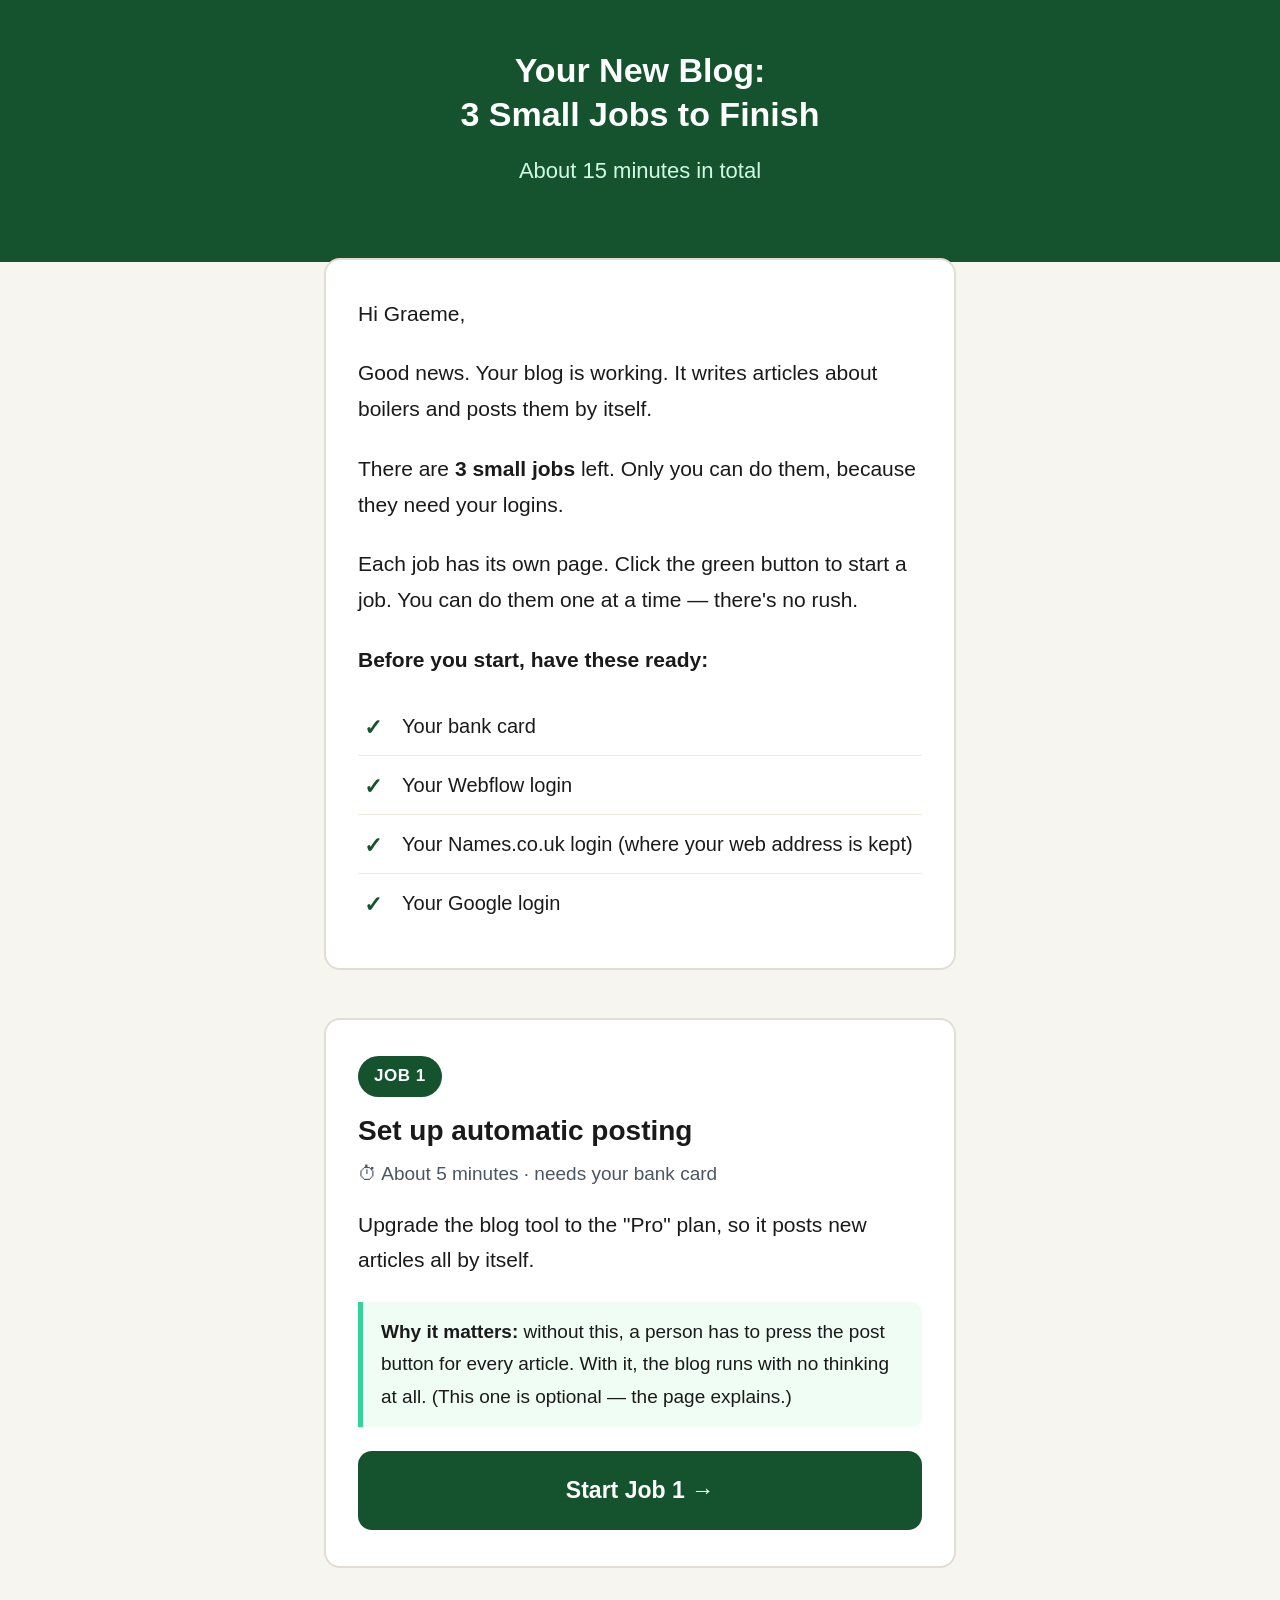
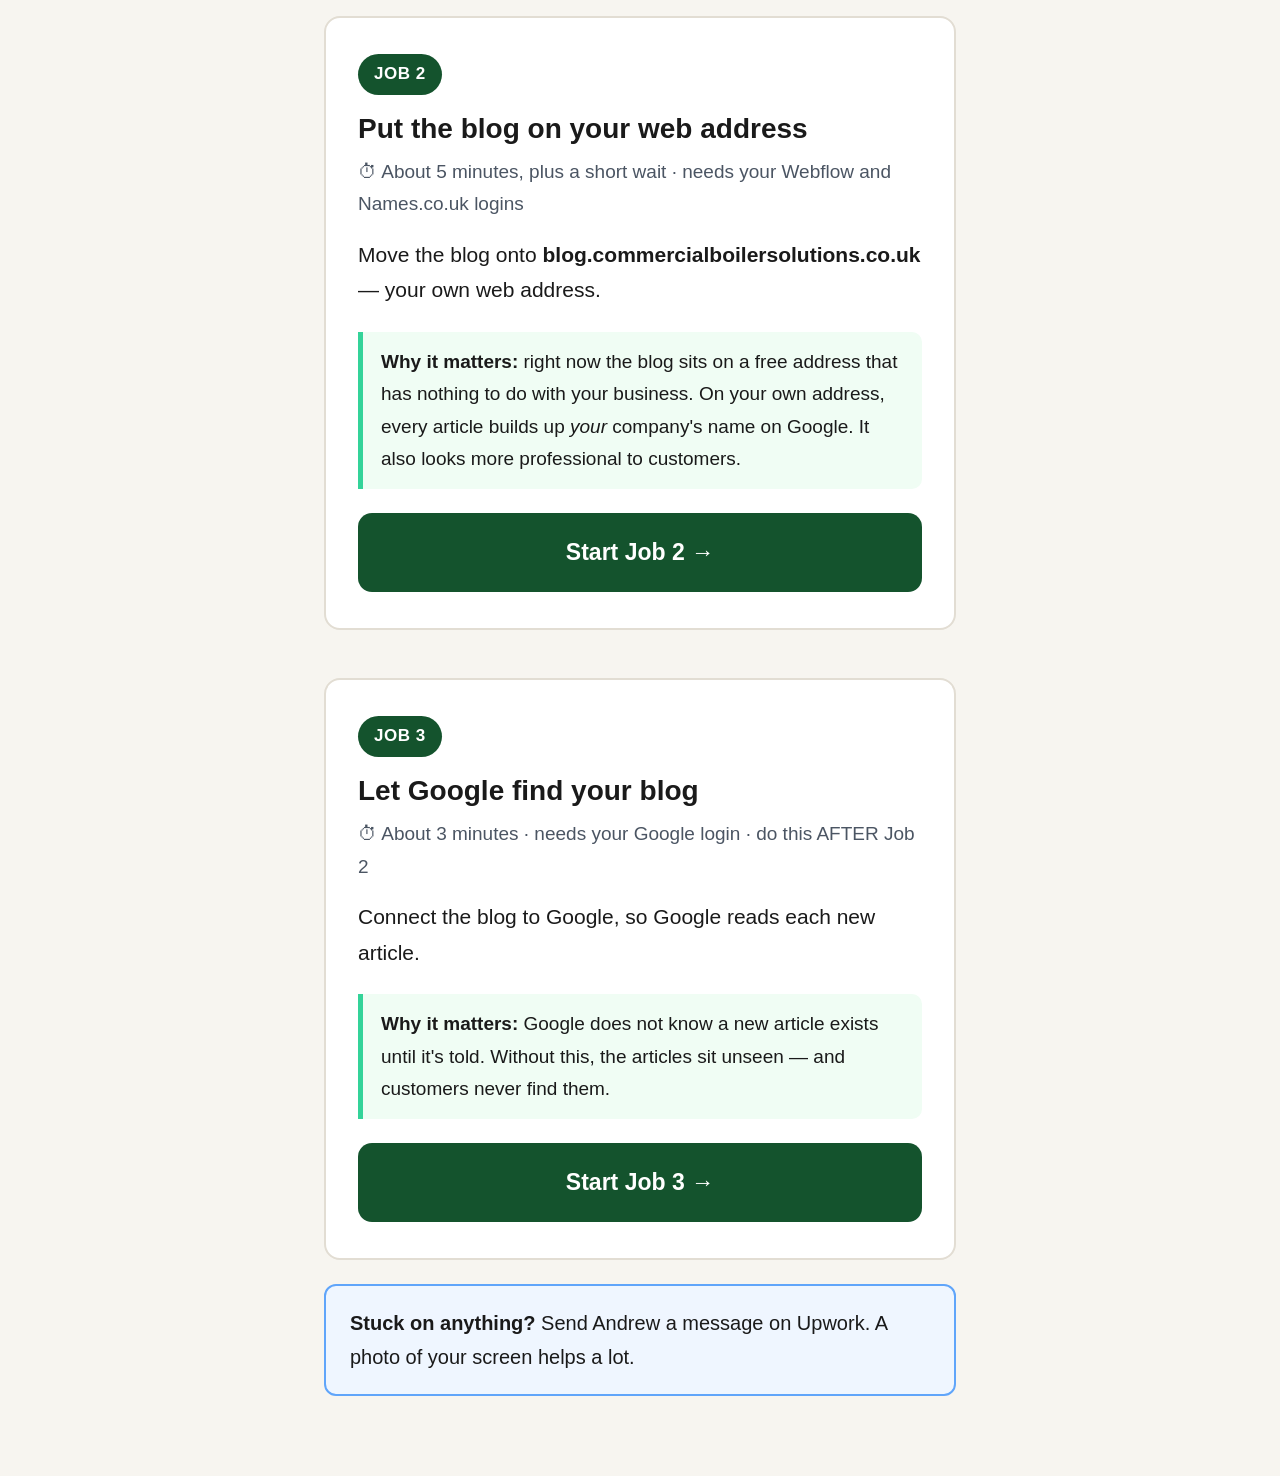
<file: setup-guide.html>
<!DOCTYPE html>
<html lang="en">
<head>
<meta charset="UTF-8">
<meta name="viewport" content="width=device-width, initial-scale=1.0">
<meta name="robots" content="noindex">
<title>Your Blog — 3 Small Jobs to Finish</title>
<link rel="stylesheet" href="guide.css">
</head>
<body>

<header>
  <h1>Your New Blog:<br>3 Small Jobs to Finish</h1>
  <p>About 15 minutes in total</p>
</header>

<div class="wrap">

  <div class="intro-card">
    <p>Hi Graeme,</p>
    <p>Good news. Your blog is working. It writes articles about boilers and posts them by itself.</p>
    <p>There are <strong>3 small jobs</strong> left. Only you can do them, because they need your logins.</p>
    <p>Each job has its own page. Click the green button to start a job. You can do them one at a time — there's no rush.</p>
    <p style="margin-bottom:0;"><strong>Before you start, have these ready:</strong></p>
    <ul class="need-list">
      <li>Your bank card</li>
      <li>Your Webflow login</li>
      <li>Your Names.co.uk login (where your web address is kept)</li>
      <li>Your Google login</li>
    </ul>
  </div>

  <!-- JOB 1 -->
  <div class="card">
    <span class="part-label">JOB 1</span>
    <h2>Set up automatic posting</h2>
    <p class="job-meta">⏱ About 5 minutes · needs your bank card</p>
    <p>Upgrade the blog tool to the "Pro" plan, so it posts new articles all by itself.</p>
    <div class="overview-why"><strong>Why it matters:</strong> without this, a person has to press the post button for every article. With it, the blog runs with no thinking at all. (This one is optional — the page explains.)</div>
    <a class="big-btn" href="job1.html">Start Job 1 →</a>
  </div>

  <!-- JOB 2 -->
  <div class="card">
    <span class="part-label">JOB 2</span>
    <h2>Put the blog on your web address</h2>
    <p class="job-meta">⏱ About 5 minutes, plus a short wait · needs your Webflow and Names.co.uk logins</p>
    <p>Move the blog onto <strong>blog.commercialboilersolutions.co.uk</strong> — your own web address.</p>
    <div class="overview-why"><strong>Why it matters:</strong> right now the blog sits on a free address that has nothing to do with your business. On your own address, every article builds up <em>your</em> company's name on Google. It also looks more professional to customers.</div>
    <a class="big-btn" href="job2.html">Start Job 2 →</a>
  </div>

  <!-- JOB 3 -->
  <div class="card">
    <span class="part-label">JOB 3</span>
    <h2>Let Google find your blog</h2>
    <p class="job-meta">⏱ About 3 minutes · needs your Google login · do this AFTER Job 2</p>
    <p>Connect the blog to Google, so Google reads each new article.</p>
    <div class="overview-why"><strong>Why it matters:</strong> Google does not know a new article exists until it's told. Without this, the articles sit unseen — and customers never find them.</div>
    <a class="big-btn" href="job3.html">Start Job 3 →</a>
  </div>

  <div class="help">
    <strong>Stuck on anything?</strong> Send Andrew a message on Upwork. A photo of your screen helps a lot.
  </div>

</div>
</body>
</html>
</file>
<file: guide.css>
* { margin: 0; padding: 0; box-sizing: border-box; }
  body {
    font-family: -apple-system, "Segoe UI", Roboto, "Open Sans", Arial, sans-serif;
    font-size: 21px;
    line-height: 1.7;
    color: #1a1a1a;
    background: #f7f5f0;
  }
  .wrap {
    max-width: 680px;
    margin: 0 auto;
    padding: 32px 24px 80px;
  }
  header {
    background: #14532d;
    color: #ffffff;
    padding: 48px 24px;
    text-align: center;
  }
  header h1 {
    font-size: 34px;
    line-height: 1.3;
    max-width: 680px;
    margin: 0 auto;
  }
  header p {
    font-size: 22px;
    margin-top: 16px;
    color: #d1fae5;
  }
  h2 {
    font-size: 28px;
    line-height: 1.4;
    margin: 0 0 8px;
  }
  .part-label {
    display: inline-block;
    background: #14532d;
    color: #ffffff;
    font-size: 17px;
    font-weight: 700;
    padding: 6px 16px;
    border-radius: 999px;
    margin-bottom: 14px;
    letter-spacing: 0.5px;
  }
  p { margin-bottom: 24px; }
  .card {
    background: #ffffff;
    border: 2px solid #e2ddd3;
    border-radius: 16px;
    padding: 36px 32px;
    margin-top: 48px;
  }
  .intro-card {
    background: #ffffff;
    border: 2px solid #e2ddd3;
    border-radius: 16px;
    padding: 36px 32px;
    margin-top: -36px;
  }
  ol.steps {
    list-style: none;
    counter-reset: step;
    margin: 28px 0 8px;
  }
  ol.steps li {
    counter-increment: step;
    position: relative;
    padding: 0 0 28px 70px;
    min-height: 52px;
  }
  ol.steps li::before {
    content: counter(step);
    position: absolute;
    left: 0;
    top: 0;
    width: 48px;
    height: 48px;
    background: #14532d;
    color: #ffffff;
    font-size: 24px;
    font-weight: 700;
    border-radius: 50%;
    display: flex;
    align-items: center;
    justify-content: center;
  }
  .see {
    background: #ecfdf5;
    border: 2px solid #34d399;
    border-radius: 12px;
    padding: 18px 22px;
    margin: 8px 0 28px 70px;
    font-size: 19px;
  }
  .see strong { color: #065f46; }
  .warn {
    background: #fffbeb;
    border: 2px solid #f59e0b;
    border-radius: 12px;
    padding: 20px 24px;
    margin: 24px 0;
    font-size: 20px;
  }
  .warn strong { color: #92400e; }
  .type-this {
    display: block;
    background: #1a1a1a;
    color: #ffffff;
    font-family: "Courier New", monospace;
    font-size: 20px;
    font-weight: 700;
    padding: 16px 20px;
    border-radius: 10px;
    margin: 10px 0;
    word-break: break-all;
    text-align: center;
  }
  .why {
    font-size: 19px;
    color: #4b5563;
    border-left: 5px solid #d1d5db;
    padding-left: 18px;
    margin-bottom: 28px;
  }
  .time {
    font-size: 18px;
    font-weight: 700;
    color: #14532d;
    margin-bottom: 20px;
  }
  .need-list {
    list-style: none;
    margin: 20px 0 0;
  }
  .need-list li {
    padding: 12px 0 12px 44px;
    position: relative;
    border-bottom: 1px solid #eee9de;
    font-size: 20px;
  }
  .need-list li:last-child { border-bottom: none; }
  .need-list li::before {
    content: "✓";
    position: absolute;
    left: 6px;
    color: #14532d;
    font-weight: 700;
    font-size: 22px;
  }
  .done-banner {
    background: #14532d;
    color: #ffffff;
    border-radius: 16px;
    padding: 36px 32px;
    margin-top: 48px;
    text-align: center;
  }
  .done-banner h2 { color: #ffffff; }
  .done-banner p { color: #d1fae5; margin: 16px 0 0; }
  .help {
    background: #eff6ff;
    border: 2px solid #60a5fa;
    border-radius: 12px;
    padding: 20px 24px;
    margin-top: 24px;
    font-size: 20px;
  }
  b.btn-name {
    background: #eef2ff;
    border: 1.5px solid #c7d2fe;
    border-radius: 8px;
    padding: 2px 10px;
    white-space: nowrap;
  }
  @media (max-width: 540px) {
    body { font-size: 19px; }
    .card, .intro-card { padding: 28px 20px; }
    ol.steps li { padding-left: 58px; }
    ol.steps li::before { width: 42px; height: 42px; font-size: 20px; }
    .see { margin-left: 58px; }
  }

  a.big-btn {
    display: block;
    background: #14532d;
    color: #ffffff;
    text-decoration: none;
    font-size: 23px;
    font-weight: 700;
    text-align: center;
    padding: 20px 28px;
    border-radius: 14px;
    margin-top: 24px;
  }
  a.big-btn:hover { background: #166534; }
  a.big-btn.secondary {
    background: #ffffff;
    color: #14532d;
    border: 3px solid #14532d;
  }
  a.back-link {
    display: inline-block;
    color: #14532d;
    font-size: 20px;
    font-weight: 700;
    text-decoration: none;
    margin-bottom: 8px;
  }
  a.back-link:hover { text-decoration: underline; }
  .job-meta {
    font-size: 19px;
    color: #4b5563;
    margin: 6px 0 16px;
  }
  .overview-why {
    background: #f0fdf4;
    border-left: 5px solid #34d399;
    padding: 14px 18px;
    border-radius: 0 10px 10px 0;
    font-size: 19px;
    margin-bottom: 4px;
  }
</file>
